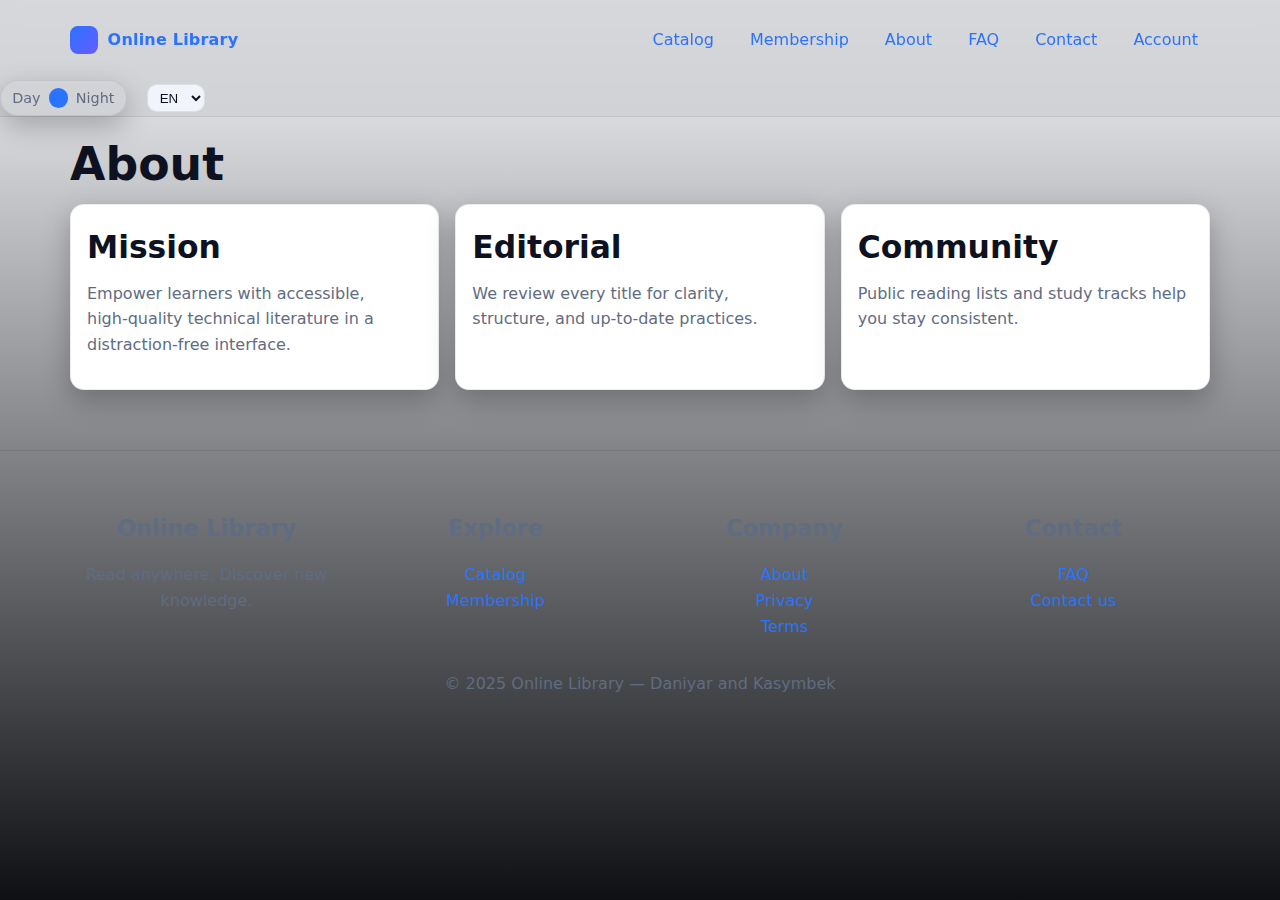
<file: about.html>
<!doctype html>
<html lang="en">
  <head>
    <meta charset="utf-8">
    <meta name="viewport" content="width=device-width, initial-scale=1">
    <title>About — Online Library</title>
    <link rel="stylesheet" href="css/styles.css">
    
      <script src="js/script.js"></script>
  </head>
  <body>
    <a class="skip" href="#main">Skip to content</a>
    <header class="site-header">
      <div class="container navbar">
        <a class="brand" href="index.html" aria-label="Home">
          <span class="brand-logo" aria-hidden="true"></span>
          <span>Online Library</span>
        </a>
        <label for="nav-toggle" class="hamb" aria-label="Toggle navigation"><span></span><span></span><span></span></label>
        <input type="checkbox" id="nav-toggle" aria-hidden="true">
        <nav class="nav-links" aria-label="Primary">
          <a href="catalog.html">Catalog</a>
          <a href="membership.html">Membership</a>
          <a href="about.html">About</a>
          <a href="faq.html">FAQ</a>
          <a href="contact.html">Contact</a>
          <a href="account.html">Account</a>
        </nav>
      </div>
    </header>
    <main id="main" class="container">

  <h1>About</h1>
  <div class="grid" style="grid-template-columns:repeat(auto-fit,minmax(260px,1fr))">
    <div class="card">
      <h2>Mission</h2>
      <p class="muted">Empower learners with accessible, high‑quality technical literature in a distraction‑free interface.</p>
    </div>
    <div class="card">
      <h2>Editorial</h2>
      <p class="muted">We review every title for clarity, structure, and up‑to‑date practices.</p>
    </div>
    <div class="card">
      <h2>Community</h2>
      <p class="muted">Public reading lists and study tracks help you stay consistent.</p>
    </div>
  </div>

    </main>
    <footer>
      <div class="container">
        <div class="footer-grid">
          <div>
            <h3>Online Library</h3>
            <p class="muted">Read anywhere. Discover new knowledge.</p>
          </div>
          <div>
            <h3>Explore</h3>
            <p><a href="catalog.html">Catalog</a><br><a href="membership.html">Membership</a></p>
          </div>
          <div>
            <h3>Company</h3>
            <p><a href="about.html">About</a><br><a href="privacy.html">Privacy</a><br><a href="terms.html">Terms</a></p>
          </div>
          <div>
            <h3>Contact</h3>
            <p><a href="faq.html">FAQ</a><br><a href="contact.html">Contact us</a></p>
          </div>
        </div>
        <p class="muted" style="margin-top:1rem">© 2025 Online Library — Daniyar and Kasymbek</p>
      </div>
    </footer>
  </body>
</html>
</file>
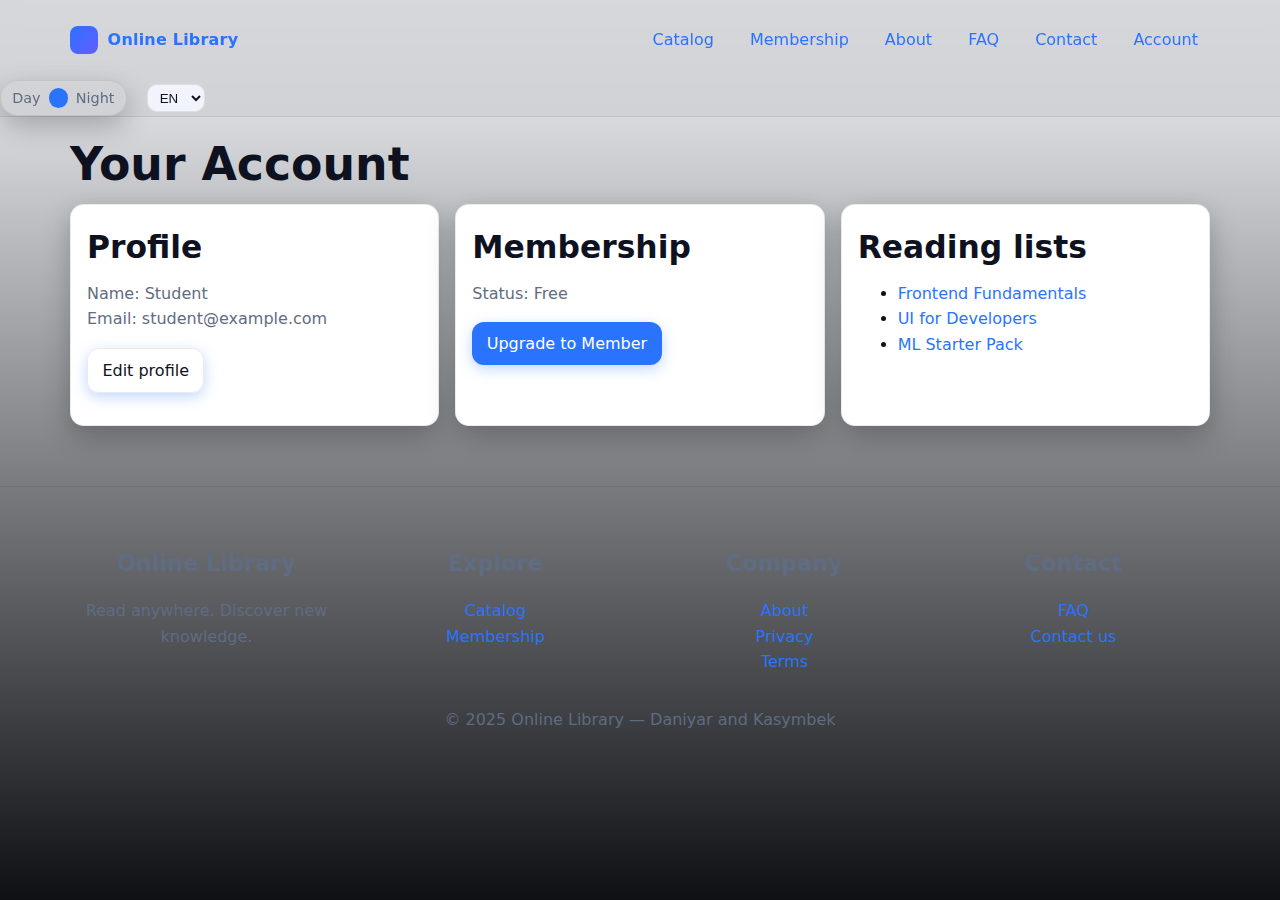
<file: account.html>
<!doctype html>
<html lang="en">
  <head>
    <meta charset="utf-8">
    <meta name="viewport" content="width=device-width, initial-scale=1">
    <title>Account — Online Library</title>
    <link rel="stylesheet" href="css/styles.css">
    
      <script src="js/script.js"></script>
  </head>
  <body>
    <a class="skip" href="#main">Skip to content</a>
    <header class="site-header">
      <div class="container navbar">
        <a class="brand" href="index.html" aria-label="Home">
          <span class="brand-logo" aria-hidden="true"></span>
          <span>Online Library</span>
        </a>
        <label for="nav-toggle" class="hamb" aria-label="Toggle navigation"><span></span><span></span><span></span></label>
        <input type="checkbox" id="nav-toggle" aria-hidden="true">
        <nav class="nav-links" aria-label="Primary">
          <a href="catalog.html">Catalog</a>
          <a href="membership.html">Membership</a>
          <a href="about.html">About</a>
          <a href="faq.html">FAQ</a>
          <a href="contact.html">Contact</a>
          <a href="account.html">Account</a>
        </nav>
      </div>
    </header>
    <main id="main" class="container">

  <h1>Your Account</h1>
  <div class="grid" style="grid-template-columns:repeat(auto-fit,minmax(260px,1fr))">
    <div class="card">
      <h2>Profile</h2>
      <p class="muted">Name: Student<br>Email: student@example.com</p>
      <p><a class="btn ghost" href="#">Edit profile</a></p>
    </div>
    <div class="card">
      <h2>Membership</h2>
      <p class="muted">Status: Free</p>
      <p><a class="btn" href="membership.html">Upgrade to Member</a></p>
    </div>
    <div class="card">
      <h2>Reading lists</h2>
      <ul>
        <li><a href="catalog.html">Frontend Fundamentals</a></li>
        <li><a href="catalog.html">UI for Developers</a></li>
        <li><a href="catalog.html">ML Starter Pack</a></li>
      </ul>
    </div>
  </div>

    </main>
    <footer>
      <div class="container">
        <div class="footer-grid">
          <div>
            <h3>Online Library</h3>
            <p class="muted">Read anywhere. Discover new knowledge.</p>
          </div>
          <div>
            <h3>Explore</h3>
            <p><a href="catalog.html">Catalog</a><br><a href="membership.html">Membership</a></p>
          </div>
          <div>
            <h3>Company</h3>
            <p><a href="about.html">About</a><br><a href="privacy.html">Privacy</a><br><a href="terms.html">Terms</a></p>
          </div>
          <div>
            <h3>Contact</h3>
            <p><a href="faq.html">FAQ</a><br><a href="contact.html">Contact us</a></p>
          </div>
        </div>
        <p class="muted" style="margin-top:1rem">© 2025 Online Library — Daniyar and Kasymbek</p>
      </div>
    </footer>
  </body>
</html>
</file>
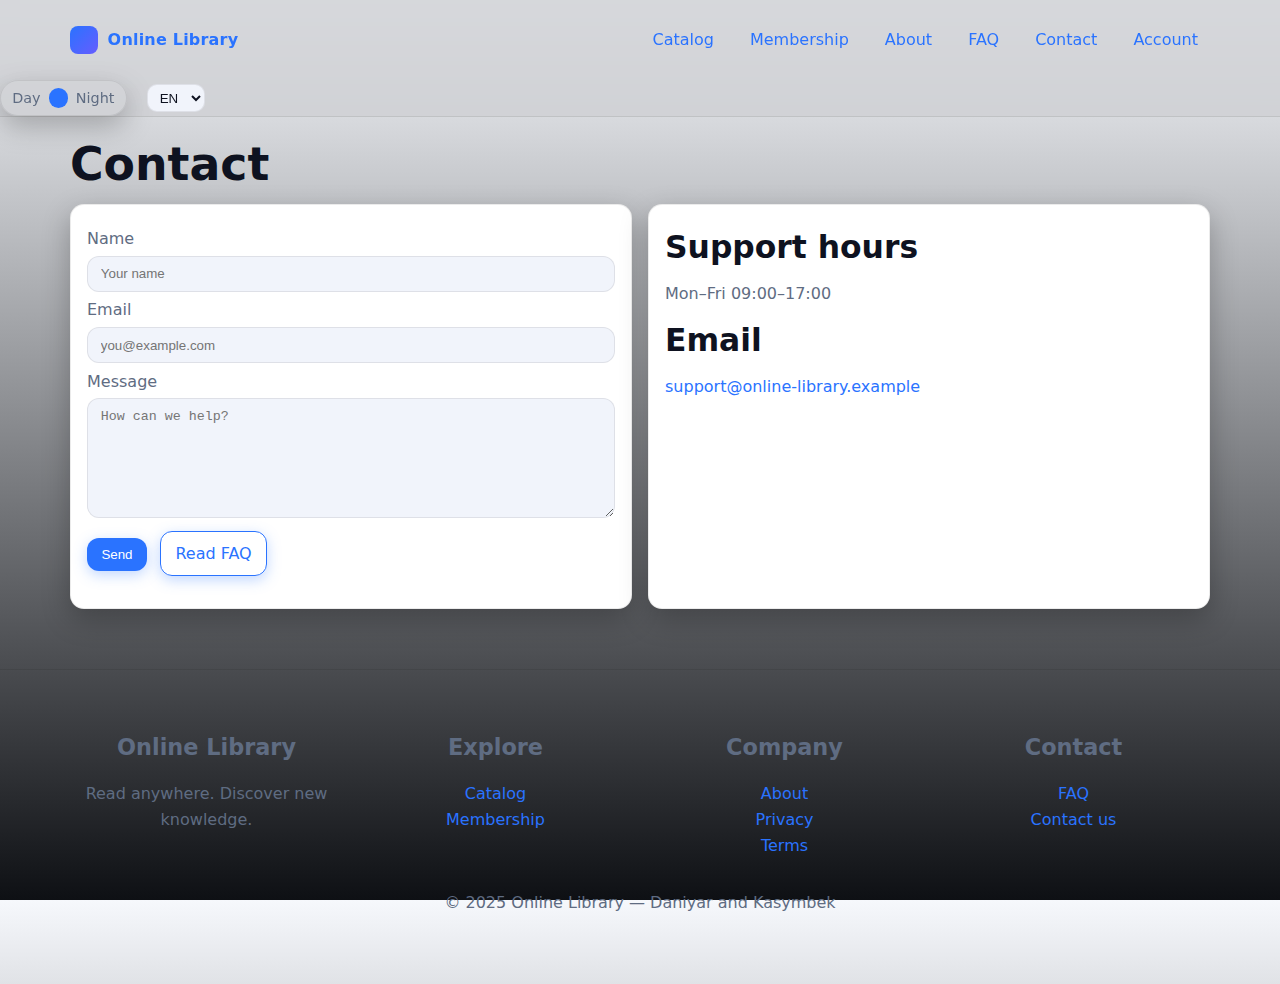
<file: contact.html>
<!doctype html>
<html lang="en">
  <head>
    <meta charset="utf-8">
    <meta name="viewport" content="width=device-width, initial-scale=1">
    <title>Contact — Online Library</title>
    <link rel="stylesheet" href="css/styles.css">
    <script src="js/script.js"></script>
  </head>
  <body>
    <a class="skip" href="#main">Skip to content</a>
    <header class="site-header">
      <div class="container navbar">
        <a class="brand" href="index.html" aria-label="Home">
          <span class="brand-logo" aria-hidden="true"></span>
          <span>Online Library</span>
        </a>
        <label for="nav-toggle" class="hamb" aria-label="Toggle navigation"><span></span><span></span><span></span></label>
        <input type="checkbox" id="nav-toggle" aria-hidden="true">
        <nav class="nav-links" aria-label="Primary">
          <a href="catalog.html">Catalog</a>
          <a href="membership.html">Membership</a>
          <a href="about.html">About</a>
          <a href="faq.html">FAQ</a>
          <a href="contact.html">Contact</a>
          <a href="account.html">Account</a>
        </nav>
      </div>
    </header>
    <main id="main" class="container">

  <h1>Contact</h1>
  <div class="grid" style="grid-template-columns:repeat(auto-fit,minmax(260px,1fr))">
    <form class="card" action="#" method="post">
      <label class="label" for="name">Name</label>
      <input class="input" id="name" name="name" placeholder="Your name">
      <label class="label" for="email">Email</label>
      <input class="input" id="email" name="email" type="email" placeholder="you@example.com">
      <label class="label" for="msg">Message</label>
      <textarea class="input" id="msg" name="message" placeholder="How can we help?"></textarea>
      <p style="margin-top:.8rem"><button class="btn" type="submit">Send</button> <a class="btn alt" href="faq.html">Read FAQ</a></p>
    </form>
    <div class="card">
      <h2>Support hours</h2>
      <p class="muted">Mon–Fri 09:00–17:00</p>
      <h2>Email</h2>
      <p><a href="#">support@online-library.example</a></p>
    </div>
  </div>

    </main>
    <footer>
      <div class="container">
        <div class="footer-grid">
          <div>
            <h3>Online Library</h3>
            <p class="muted">Read anywhere. Discover new knowledge.</p>
          </div>
          <div>
            <h3>Explore</h3>
            <p><a href="catalog.html">Catalog</a><br><a href="membership.html">Membership</a></p>
          </div>
          <div>
            <h3>Company</h3>
            <p><a href="about.html">About</a><br><a href="privacy.html">Privacy</a><br><a href="terms.html">Terms</a></p>
          </div>
          <div>
            <h3>Contact</h3>
            <p><a href="faq.html">FAQ</a><br><a href="contact.html">Contact us</a></p>
          </div>
        </div>
        <p class="muted" style="margin-top:1rem">© 2025 Online Library — Daniyar and Kasymbek</p>
      </div>
    </footer>
  </body>
</html>
</file>
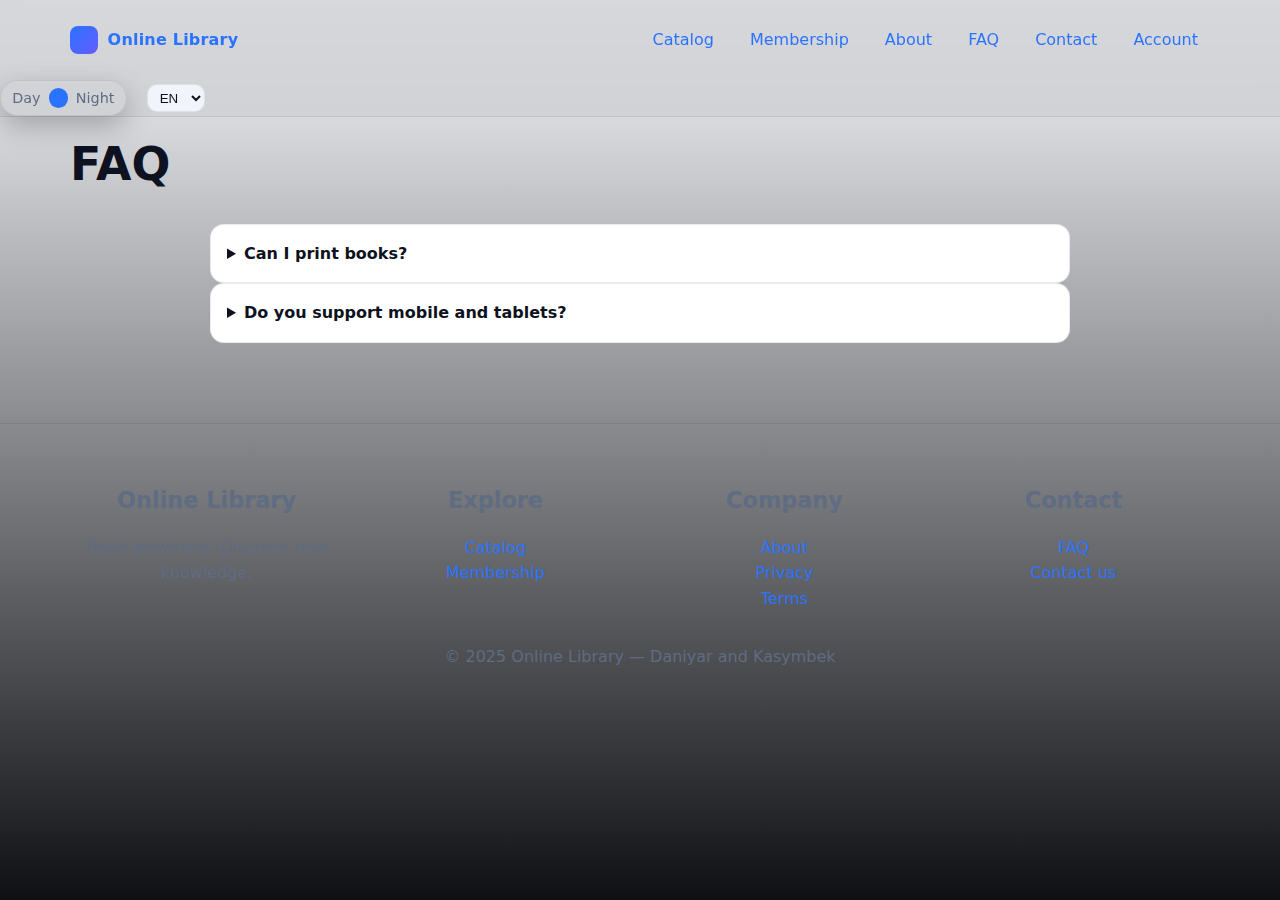
<file: faq.html>
<!doctype html>
<html lang="en">
  <head>
    <meta charset="utf-8">
    <meta name="viewport" content="width=device-width, initial-scale=1">
    <title>FAQ — Online Library</title>
    <link rel="stylesheet" href="css/styles.css">
    <script src="js/script.js"></script>
    
  </head>
  <body>
    <a class="skip" href="#main">Skip to content</a>
    <header class="site-header">
      <div class="container navbar">
        <a class="brand" href="index.html" aria-label="Home">
          <span class="brand-logo" aria-hidden="true"></span>
          <span>Online Library</span>
        </a>
        <label for="nav-toggle" class="hamb" aria-label="Toggle navigation"><span></span><span></span><span></span></label>
        <input type="checkbox" id="nav-toggle" aria-hidden="true">
        <nav class="nav-links" aria-label="Primary">
          <a href="catalog.html">Catalog</a>
          <a href="membership.html">Membership</a>
          <a href="about.html">About</a>
          <a href="faq.html">FAQ</a>
          <a href="contact.html">Contact</a>
          <a href="account.html">Account</a>
        </nav>
      </div>
    </header>
    <main id="main" class="container">

  <h1>FAQ</h1>
  <div class="container-narrow">
    <details class="card flat">
      <summary><strong>Can I print books?</strong></summary>
      <p class="muted">Yes, members can print for personal study according to our license.</p>
    </details>
    <details class="card flat">
      <summary><strong>Do you support mobile and tablets?</strong></summary>
      <p class="muted">Absolutely. Typography and layout adapt per device width.</p>
    </details>
  </div>

    </main>
    <footer>
      <div class="container">
        <div class="footer-grid">
          <div>
            <h3>Online Library</h3>
            <p class="muted">Read anywhere. Discover new knowledge.</p>
          </div>
          <div>
            <h3>Explore</h3>
            <p><a href="catalog.html">Catalog</a><br><a href="membership.html">Membership</a></p>
          </div>
          <div>
            <h3>Company</h3>
            <p><a href="about.html">About</a><br><a href="privacy.html">Privacy</a><br><a href="terms.html">Terms</a></p>
          </div>
          <div>
            <h3>Contact</h3>
            <p><a href="faq.html">FAQ</a><br><a href="contact.html">Contact us</a></p>
          </div>
        </div>
        <p class="muted" style="margin-top:1rem">© 2025 Online Library — Daniyar and Kasymbek</p>
      </div>
    </footer>
  </body>
</html>
</file>
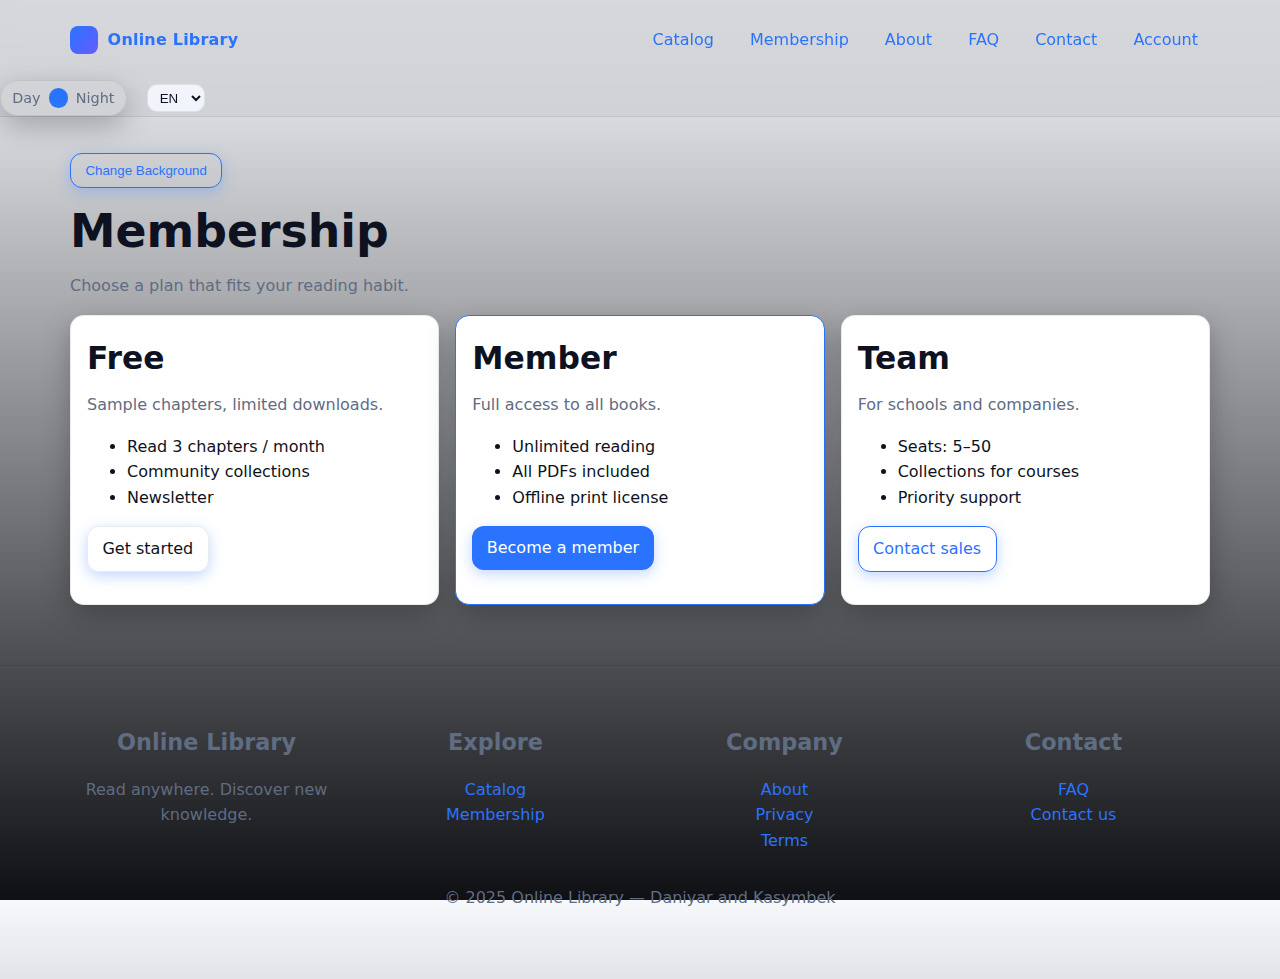
<file: membership.html>
<!doctype html>
<html lang="en">
  <head>
    <meta charset="utf-8">
    <meta name="viewport" content="width=device-width, initial-scale=1">
    <title>Membership — Online Library</title>
    <link rel="stylesheet" href="css/styles.css">
    
    <script src="js/script.js"></script>
  </head>
  <body>
    <a class="skip" href="#main">Skip to content</a>
    <header class="site-header">
      <div class="container navbar">
        <a class="brand" href="index.html" aria-label="Home">
          <span class="brand-logo" aria-hidden="true"></span>
          <span>Online Library</span>
        </a>
        <label for="nav-toggle" class="hamb" aria-label="Toggle navigation"><span></span><span></span><span></span></label>
        <input type="checkbox" id="nav-toggle" aria-hidden="true">
        <nav class="nav-links" aria-label="Primary">
          <a href="catalog.html">Catalog</a>
          <a href="membership.html">Membership</a>
          <a href="about.html">About</a>
          <a href="faq.html">FAQ</a>
          <a href="contact.html">Contact</a>
          <a href="account.html">Account</a>
        </nav>
      </div>
    </header>
    <main id="main" class="container">

  <h1>Membership</h1>
  <p class="muted">Choose a plan that fits your reading habit.</p>
  <div class="grid" style="grid-template-columns:repeat(auto-fit,minmax(240px,1fr))">
    <div class="card">
      <h2>Free</h2>
      <p class="muted">Sample chapters, limited downloads.</p>
      <ul>
        <li>Read 3 chapters / month</li>
        <li>Community collections</li>
        <li>Newsletter</li>
      </ul>
      <p><a class="btn ghost" href="#">Get started</a></p>
    </div>
    <div class="card" style="border-color:var(--accent)">
      <h2>Member</h2>
      <p class="muted">Full access to all books.</p>
      <ul>
        <li>Unlimited reading</li>
        <li>All PDFs included</li>
        <li>Offline print license</li>
      </ul>
      <p><a class="btn" href="#">Become a member</a></p>
    </div>
    <div class="card">
      <h2>Team</h2>
      <p class="muted">For schools and companies.</p>
      <ul>
        <li>Seats: 5–50</li>
        <li>Collections for courses</li>
        <li>Priority support</li>
      </ul>
      <p><a class="btn alt" href="#">Contact sales</a></p>
    </div>
  </div>

    </main>
    <footer>
      <div class="container">
        <div class="footer-grid">
          <div>
            <h3>Online Library</h3>
            <p class="muted">Read anywhere. Discover new knowledge.</p>
          </div>
          <div>
            <h3>Explore</h3>
            <p><a href="catalog.html">Catalog</a><br><a href="membership.html">Membership</a></p>
          </div>
          <div>
            <h3>Company</h3>
            <p><a href="about.html">About</a><br><a href="privacy.html">Privacy</a><br><a href="terms.html">Terms</a></p>
          </div>
          <div>
            <h3>Contact</h3>
            <p><a href="faq.html">FAQ</a><br><a href="contact.html">Contact us</a></p>
          </div>
        </div>
        <p class="muted" style="margin-top:1rem">© 2025 Online Library — Daniyar and Kasymbek</p>
      </div>
    </footer>
  </body>
</html>
</file>
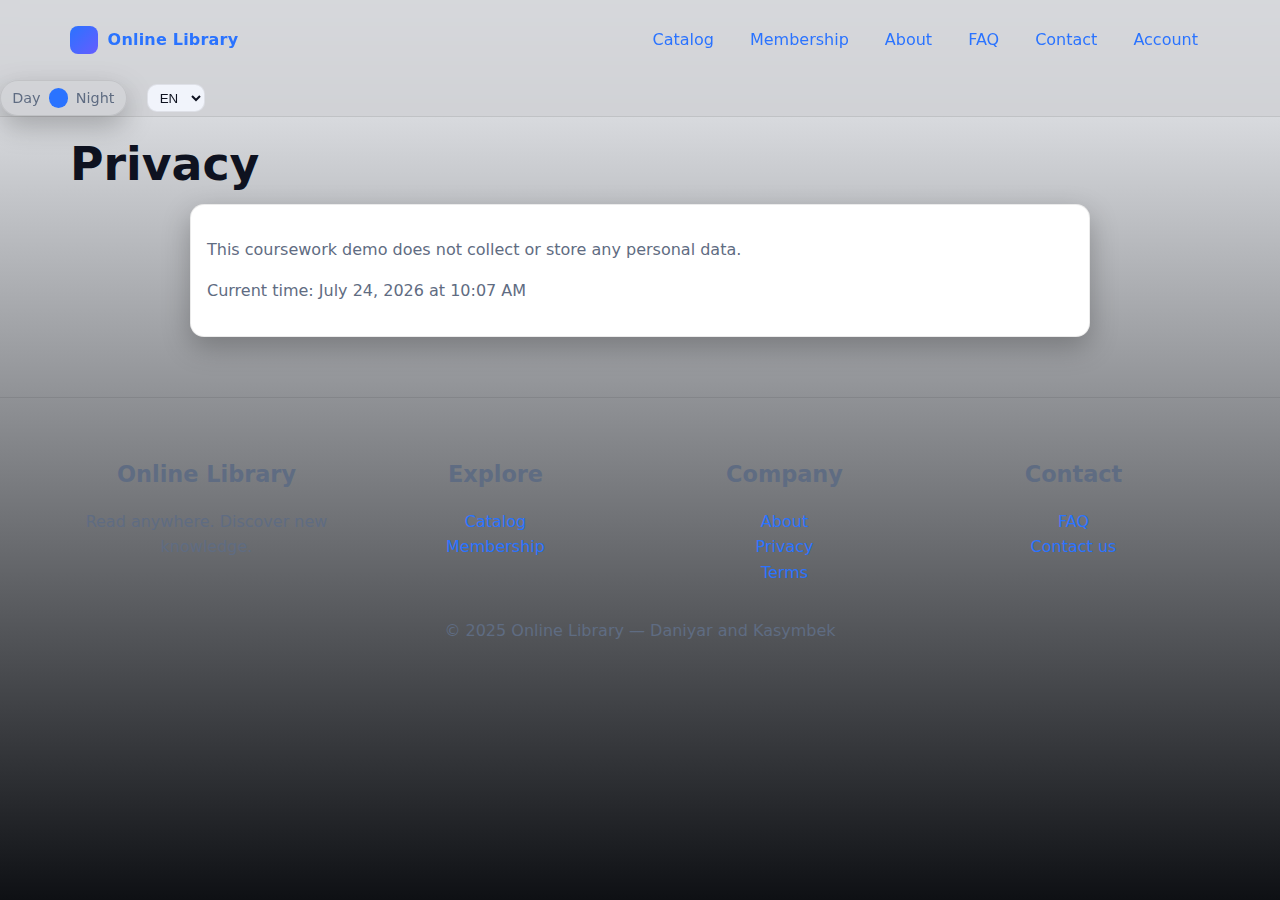
<file: privacy.html>
<!doctype html>
<html lang="en">
  <head>
    <meta charset="utf-8">
    <meta name="viewport" content="width=device-width, initial-scale=1">
    <title>Privacy — Online Library</title>
    <link rel="stylesheet" href="css/styles.css">
    
    <script src="js/script.js"></script>
  </head>
  <body>
    <a class="skip" href="#main">Skip to content</a>
    <header class="site-header">
      <div class="container navbar">
        <a class="brand" href="index.html" aria-label="Home">
          <span class="brand-logo" aria-hidden="true"></span>
          <span>Online Library</span>
        </a>
        <label for="nav-toggle" class="hamb" aria-label="Toggle navigation"><span></span><span></span><span></span></label>
        <input type="checkbox" id="nav-toggle" aria-hidden="true">
        <nav class="nav-links" aria-label="Primary">
          <a href="catalog.html">Catalog</a>
          <a href="membership.html">Membership</a>
          <a href="about.html">About</a>
          <a href="faq.html">FAQ</a>
          <a href="contact.html">Contact</a>
          <a href="account.html">Account</a>
        </nav>
      </div>
    </header>
    <main id="main" class="container">

  <h1>Privacy</h1>
  <div class="container-narrow card">
    <p class="muted">This coursework demo does not collect or store any personal data.</p>
  </div>

    </main>
    <footer>
      <div class="container">
        <div class="footer-grid">
          <div>
            <h3>Online Library</h3>
            <p class="muted">Read anywhere. Discover new knowledge.</p>
          </div>
          <div>
            <h3>Explore</h3>
            <p><a href="catalog.html">Catalog</a><br><a href="membership.html">Membership</a></p>
          </div>
          <div>
            <h3>Company</h3>
            <p><a href="about.html">About</a><br><a href="privacy.html">Privacy</a><br><a href="terms.html">Terms</a></p>
          </div>
          <div>
            <h3>Contact</h3>
            <p><a href="faq.html">FAQ</a><br><a href="contact.html">Contact us</a></p>
          </div>
        </div>
        <p class="muted" style="margin-top:1rem">© 2025 Online Library — Daniyar and Kasymbek</p>
      </div>
    </footer>
  </body>
</html>
</file>
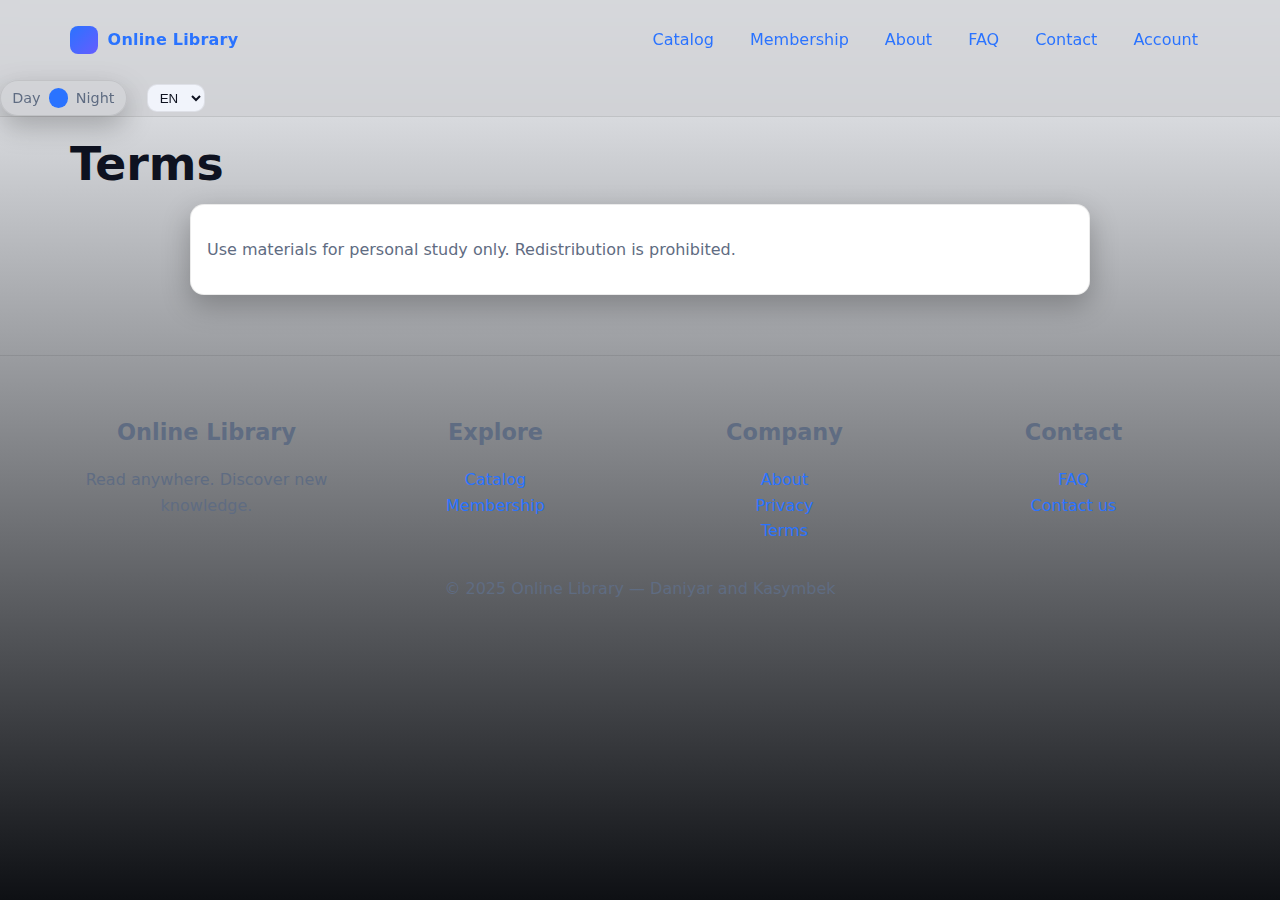
<file: terms.html>
<!doctype html>
<html lang="en">
  <head>
    <meta charset="utf-8">
    <meta name="viewport" content="width=device-width, initial-scale=1">
    <title>Terms — Online Library</title>
    <link rel="stylesheet" href="css/styles.css">
    
    <script src="js/script.js"></script>
  </head>
  <body>
    <a class="skip" href="#main">Skip to content</a>
    <header class="site-header">
      <div class="container navbar">
        <a class="brand" href="index.html" aria-label="Home">
          <span class="brand-logo" aria-hidden="true"></span>
          <span>Online Library</span>
        </a>
        <label for="nav-toggle" class="hamb" aria-label="Toggle navigation"><span></span><span></span><span></span></label>
        <input type="checkbox" id="nav-toggle" aria-hidden="true">
        <nav class="nav-links" aria-label="Primary">
          <a href="catalog.html">Catalog</a>
          <a href="membership.html">Membership</a>
          <a href="about.html">About</a>
          <a href="faq.html">FAQ</a>
          <a href="contact.html">Contact</a>
          <a href="account.html">Account</a>
        </nav>
      </div>
    </header>
    <main id="main" class="container">

  <h1>Terms</h1>
  <div class="container-narrow card">
    <p class="muted">Use materials for personal study only. Redistribution is prohibited.</p>
  </div>

    </main>
    <footer>
      <div class="container">
        <div class="footer-grid">
          <div>
            <h3>Online Library</h3>
            <p class="muted">Read anywhere. Discover new knowledge.</p>
          </div>
          <div>
            <h3>Explore</h3>
            <p><a href="catalog.html">Catalog</a><br><a href="membership.html">Membership</a></p>
          </div>
          <div>
            <h3>Company</h3>
            <p><a href="about.html">About</a><br><a href="privacy.html">Privacy</a><br><a href="terms.html">Terms</a></p>
          </div>
          <div>
            <h3>Contact</h3>
            <p><a href="faq.html">FAQ</a><br><a href="contact.html">Contact us</a></p>
          </div>
        </div>
        <p class="muted" style="margin-top:1rem">© 2025 Online Library — Daniyar and Kasymbek</p>
      </div>
    </footer>
  </body>
</html>
</file>
<file: css/styles.css>
* {
  box-sizing: border-box
}

:root {
  --bg: #0f1216;
  --surface: #131824;
  --soft: #171d2b;
  --text: #e9edf4;
  --muted: #b7c3d6;
  --border: rgba(255, 255, 255, .08);
  --accent: #4c8dff;
  --accent-2: #8a7dff;
  --radius: 14px;
  --shadow: 0 10px 28px rgba(0, 0, 0, .25);
}

@media (prefers-color-scheme: light) {
  :root {
    --bg: #f6f8fc;
    --surface: #ffffff;
    --soft: #f1f4fb;
    --text: #0e1220;
    --muted: #5f6c82;
    --border: rgba(0, 0, 0, .08);
    --accent: #2a73ff;
    --accent-2: #665cff;
  }
}

html,
body {
  height: 100%
}

body {
  margin: 0;
  font: 16px/1.6 system-ui, -apple-system, Segoe UI, Roboto, Helvetica, Arial, sans-serif;
  background: linear-gradient(180deg, var(--bg), #0e1014);
  color: var(--text);
}

img {
  max-width: 100%;
  display: block
}

a {
  color: var(--accent);
  text-decoration: none
}

a:hover {
  text-decoration: underline
}

.container {
  max-width: 1180px;
  margin-inline: auto;
  padding: 1.25rem
}

.container-narrow {
  max-width: 900px;
  margin-inline: auto;
  padding: 1.25rem
}

.grid {
  display: grid;
  gap: 1rem
}

.card {
  background: var(--surface);
  border: 1px solid var(--border);
  border-radius: var(--radius);
  box-shadow: var(--shadow);
  padding: 1rem
}

.card.flat {
  box-shadow: none
}

.badge {
  display: inline-block;
  border: 1px solid var(--border);
  background: var(--soft);
  color: var(--text);
  padding: .35rem .65rem;
  border-radius: 999px;
  font-size: .82rem
}

.btn {
  display: inline-block;
  background: var(--accent);
  color: white;
  padding: .55rem .9rem;
  border-radius: 12px;
  border: 0;
  box-shadow: 0 4px 14px rgba(76, 141, 255, .35)
}

.btn.alt {
  background: transparent;
  color: var(--accent);
  border: 1px solid var(--accent)
}

.btn.ghost {
  background: transparent;
  color: var(--text);
  border: 1px solid var(--border)
}

.btn+.btn {
  margin-left: .5rem
}

.muted {
  color: var(--muted)
}

hr {
  border: 0;
  border-top: 1px solid var(--border);
  margin: 1rem 0
}

h1 {
  font-size: clamp(1.8rem, 1.1rem + 2.2vw, 3.1rem);
  line-height: 1.1;
  margin: .2rem 0 .8rem
}


h2 {
  font-size: clamp(1.3rem, 1rem + 1.2vw, 2rem);
  line-height: 1.15;
  margin: .5rem 0 .5rem
}

h3 {
  font-size: clamp(1.1rem, .95rem + .6vw, 1.4rem);
  margin: .45rem 0 .35rem
}

.site-header {
  position: sticky;
  top: 0;
  z-index: 50;
  background: color-mix(in oklab, var(--bg) 70%, black 10%);
  backdrop-filter: blur(8px);
  border-bottom: 1px solid var(--border)
}

.navbar {
  display: flex;
  align-items: center;
  gap: 1rem;
  min-height: 60px
}

.brand {
  display: flex;
  align-items: center;
  gap: .6rem;
  font-weight: 700;
  letter-spacing: .2px
}

.brand-logo {
  width: 28px;
  height: 28px;
  border-radius: 8px;
  background: linear-gradient(135deg, var(--accent), var(--accent-2))
}

#nav-toggle {
  display: none
}

.nav-links {
  margin-left: auto;
  display: flex;
  gap: .75rem;
  align-items: center
}

.nav-links a {
  padding: .45rem .75rem;
  border-radius: 10px
}

.nav-links a:hover {
  background: var(--soft)
}

.hamb {
  display: none;
  margin-left: auto;
  padding: .4rem .6rem;
  border: 1px solid var(--border);
  border-radius: 10px
}

.hamb span {
  display: block;
  width: 20px;
  height: 2px;
  background: var(--text);
  margin: 4px 0
}

@media (max-width: 860px) {
  .nav-links {
    display: none;
    position: absolute;
    left: 0;
    right: 0;
    top: 60px;
    background: var(--surface);
    border-bottom: 1px solid var(--border);
    flex-direction: column;
    padding: .75rem
  }

  #nav-toggle:checked~.nav-links {
    display: flex
  }

  .hamb {
    display: inline-block
  }
}

.hero {
  display: grid;
  grid-template-columns: 1.1fr .9fr;
  gap: 1rem;
  align-items: center
}

.hero .illus {
  border-radius: var(--radius);
  overflow: hidden;
  border: 1px solid var(--border);
  box-shadow: var(--shadow)
}

.hero p {
  color: var(--muted)
}

@media (max-width: 900px) {
  .hero {
    grid-template-columns: 1fr
  }
}

.catalog-toolbar {
  display: flex;
  flex-wrap: wrap;
  gap: .5rem;
  margin: .25rem 0 1rem
}

.catalog-toolbar input[type="checkbox"] {
  display: none
}

.filter {
  cursor: pointer
}

input[type="checkbox"]+.filter {
  color: white;
  border: 1px solid var(--border);
  background: var(--soft);
  padding: .45rem .75rem;
  border-radius: 999px
}

input[type="checkbox"]:checked+.filter {
  border-color: var(--accent);
  box-shadow: 0 0 0 2px color-mix(in oklab, var(--accent) 30%, transparent)
}

.catalog {
  display: grid;
  grid-template-columns: repeat(1, minmax(0, 1fr));
  gap: 1rem
}

@media (min-width:640px) {
  .catalog {
    grid-template-columns: repeat(2, 1fr)
  }
}

@media (min-width:1024px) {
  .catalog {
    grid-template-columns: repeat(3, 1fr)
  }
}

.book {
  display: flex;
  flex-direction: column;
  background: var(--surface);
  border: 1px solid var(--border);
  border-radius: var(--radius);
  overflow: hidden;
  box-shadow: var(--shadow)
}

.book .body {
  padding: 1rem;
  display: flex;
  flex-direction: column;
  gap: .35rem
}

.book .meta {
  display: flex;
  gap: .4rem;
  flex-wrap: wrap
}

.book .cover {
  aspect-ratio: 16/10;
  object-fit: cover;
  width: 100%
}

@supports(selector(:has(*))) {
  .catalog-toolbar:has(#f-html:checked)~.catalog .book:not([data-tags*="html"]) {
    display: none
  }

  .catalog-toolbar:has(#f-css:checked)~.catalog .book:not([data-tags*="css"]) {
    display: none
  }

  .catalog-toolbar:has(#f-ui:checked)~.catalog .book:not([data-tags*="ui"]) {
    display: none
  }

  .catalog-toolbar:has(#f-ml:checked)~.catalog .book:not([data-tags*="ml"]) {
    display: none
  }
}

.two-col {
  display: grid;
  grid-template-columns: 1fr 340px;
  gap: 1rem
}

@media (max-width: 980px) {
  .two-col {
    grid-template-columns: 1fr
  }
}

.sticky {
  position: sticky;
  top: 1rem
}

.input {
  display: block;
  width: 100%;
  background: var(--soft);
  color: var(--text);
  border: 1px solid var(--border);
  border-radius: 12px;
  padding: .6rem .8rem
}

.label {
  display: block;
  margin: .35rem 0 .25rem;
  color: var(--muted)
}

textarea.input {
  min-height: 120px;
  resize: vertical
}

footer {
  border-top: 1px solid var(--border);
  margin-top: 2.5rem;
  padding: 2rem 0;
  color: var(--muted);
  text-align: center
}

.footer-grid {
  display: grid;
  gap: 1rem;
  grid-template-columns: repeat(1, 1fr)
}

@media (min-width:700px) {
  .footer-grid {
    grid-template-columns: repeat(4, 1fr)
  }
}

.skip {
  position: absolute;
  left: -9999px;
  top: auto;
  width: 1px;
  height: 1px;
  overflow: hidden
}

.skip:focus {
  position: fixed;
  left: 1rem;
  top: 1rem;
  width: auto;
  height: auto;
  padding: .5rem .75rem;
  background: var(--soft);
  border: 1px solid var(--border);
  border-radius: 8px;
  z-index: 999
}

/* === Assignment 6 additions === */

/* Theme toggle */
:root[data-theme="night"] {
  --bg: #0a0d12;
  --surface: #0e1420;
  --soft: #101826;
  --text: #e6ecf5;
  --muted: #9fb0c9;
  --accent: #66a0ff;
  --accent-2: #a08bff;
}

/* Toggle button */
.theme-toggle {
  display:inline-flex; align-items:center; gap:.5rem;
  border:1px solid var(--border); border-radius: 999px;
  padding:.35rem .7rem; cursor:pointer; user-select:none;
  box-shadow: var(--shadow);
}
.theme-toggle input{ display:none }
.theme-toggle .dot{
  width:1.2rem; height:1.2rem; border-radius:50%;
  background: var(--accent);
  transition: transform .25s ease;
}
:root[data-theme="night"] .theme-toggle .dot{ transform: translateX(12px) }

/* Rating stars */
.rating { display:flex; gap:.35rem; align-items:center; margin:.5rem 0 1rem }
.rating .star {
  width:22px; height:22px; display:inline-block; cursor:pointer;
  filter: drop-shadow(0 2px 6px rgba(0,0,0,.25));
  transition: transform .15s ease;
}
.rating .star:hover { transform: scale(1.15) }
.rating .star svg { width:100%; height:100% }
.rating .label { font-size:.9rem; color:var(--muted); margin-left:.5rem }

/* Read more */
.read-more { max-height: 4.5rem; overflow: hidden; position: relative; }
.read-more:after { content:""; position:absolute; inset:auto 0 0 0; height:2.2rem; background: linear-gradient(transparent, var(--bg)); }
.read-more.open { max-height: none; }
.read-more.open:after { display:none; }
.read-more-toggle { border:none; background: none; color: var(--accent); cursor:pointer; font-weight:600; }

/* Load more animation */
@keyframes pop { from{ transform: scale(.96); opacity:.6 } to{ transform: scale(1); opacity:1 } }
.book.card-pop { animation: pop .25s ease }

/* Keyboard focus ring */
.nav a:focus { outline: 2px solid var(--accent); outline-offset: 2px }

/* Language select */
.lang-select { margin-left: .75rem; border:1px solid var(--border); background: var(--soft); color: var(--text); border-radius: 10px; padding:.3rem .5rem }

/* Borrow button bounce */
.btn.bounce { transition: transform .12s ease }
.btn.bounce:active { transform: scale(.96) }
</file>
